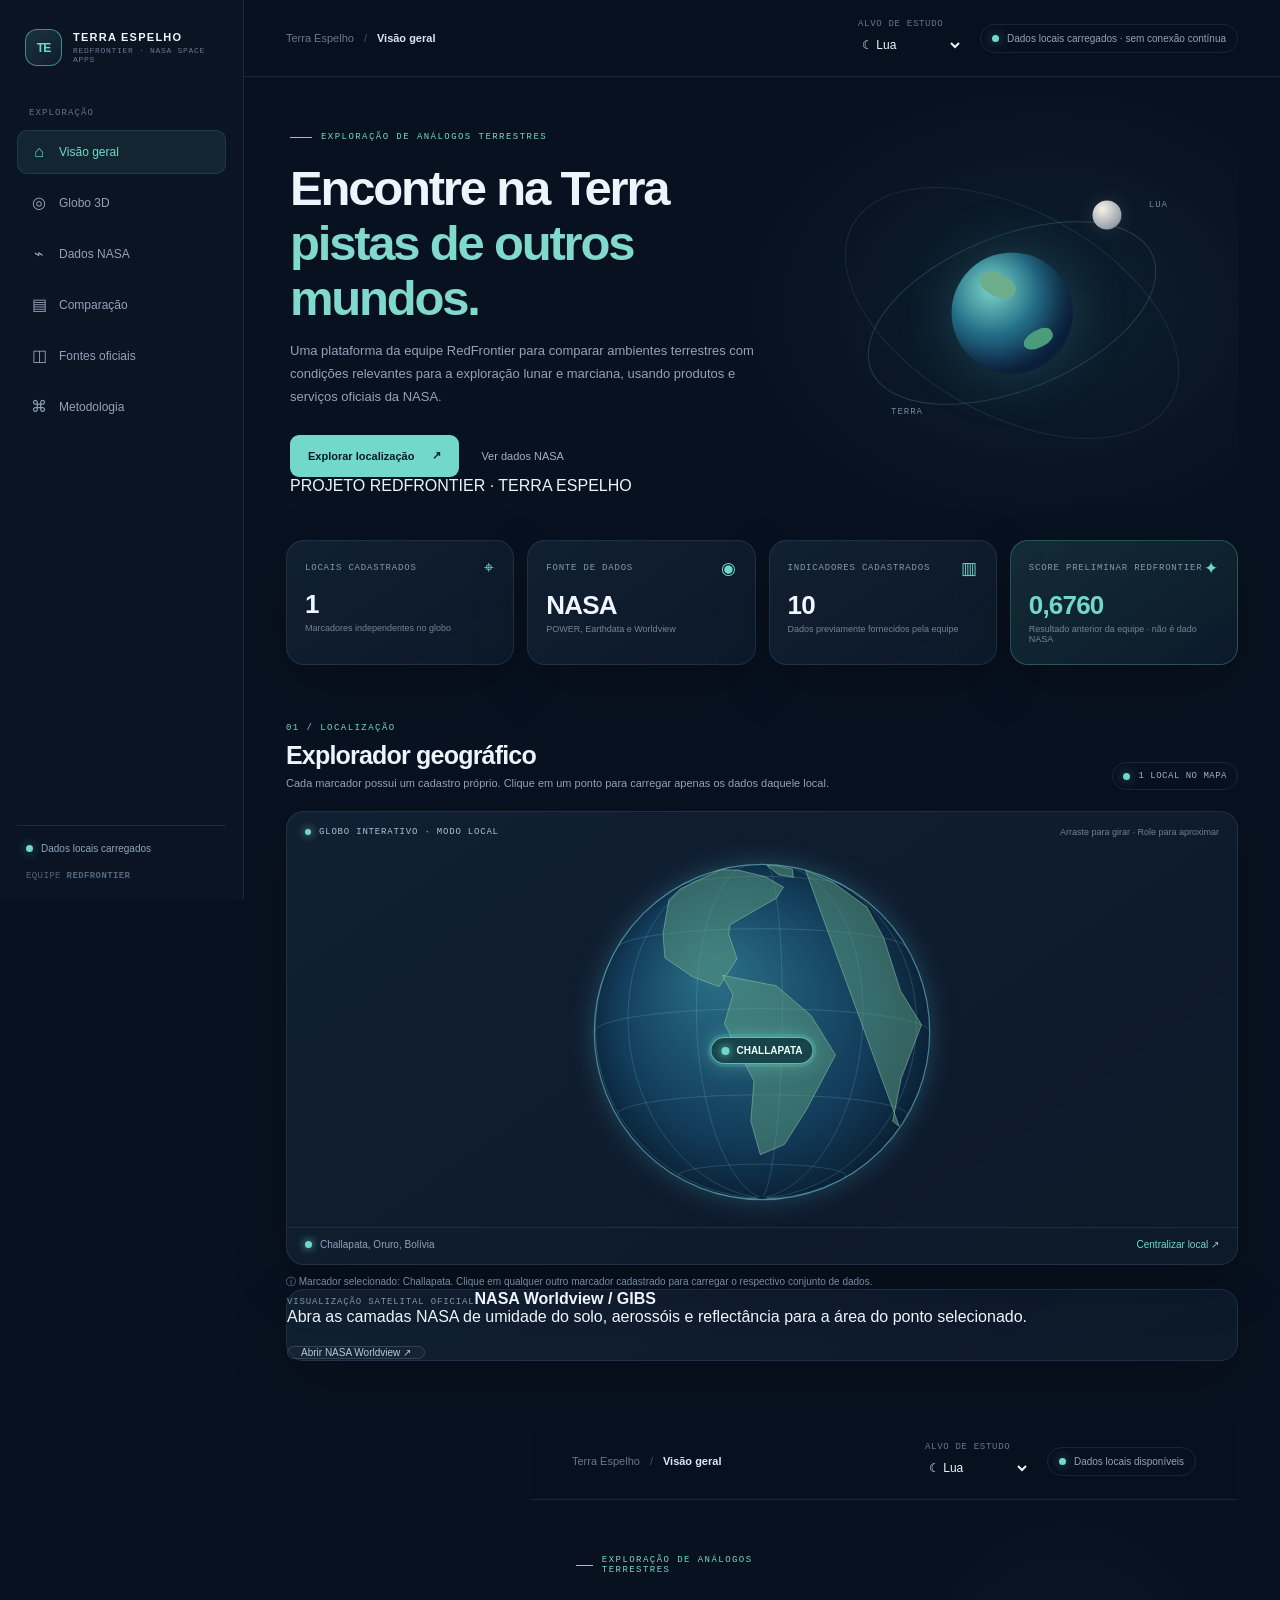
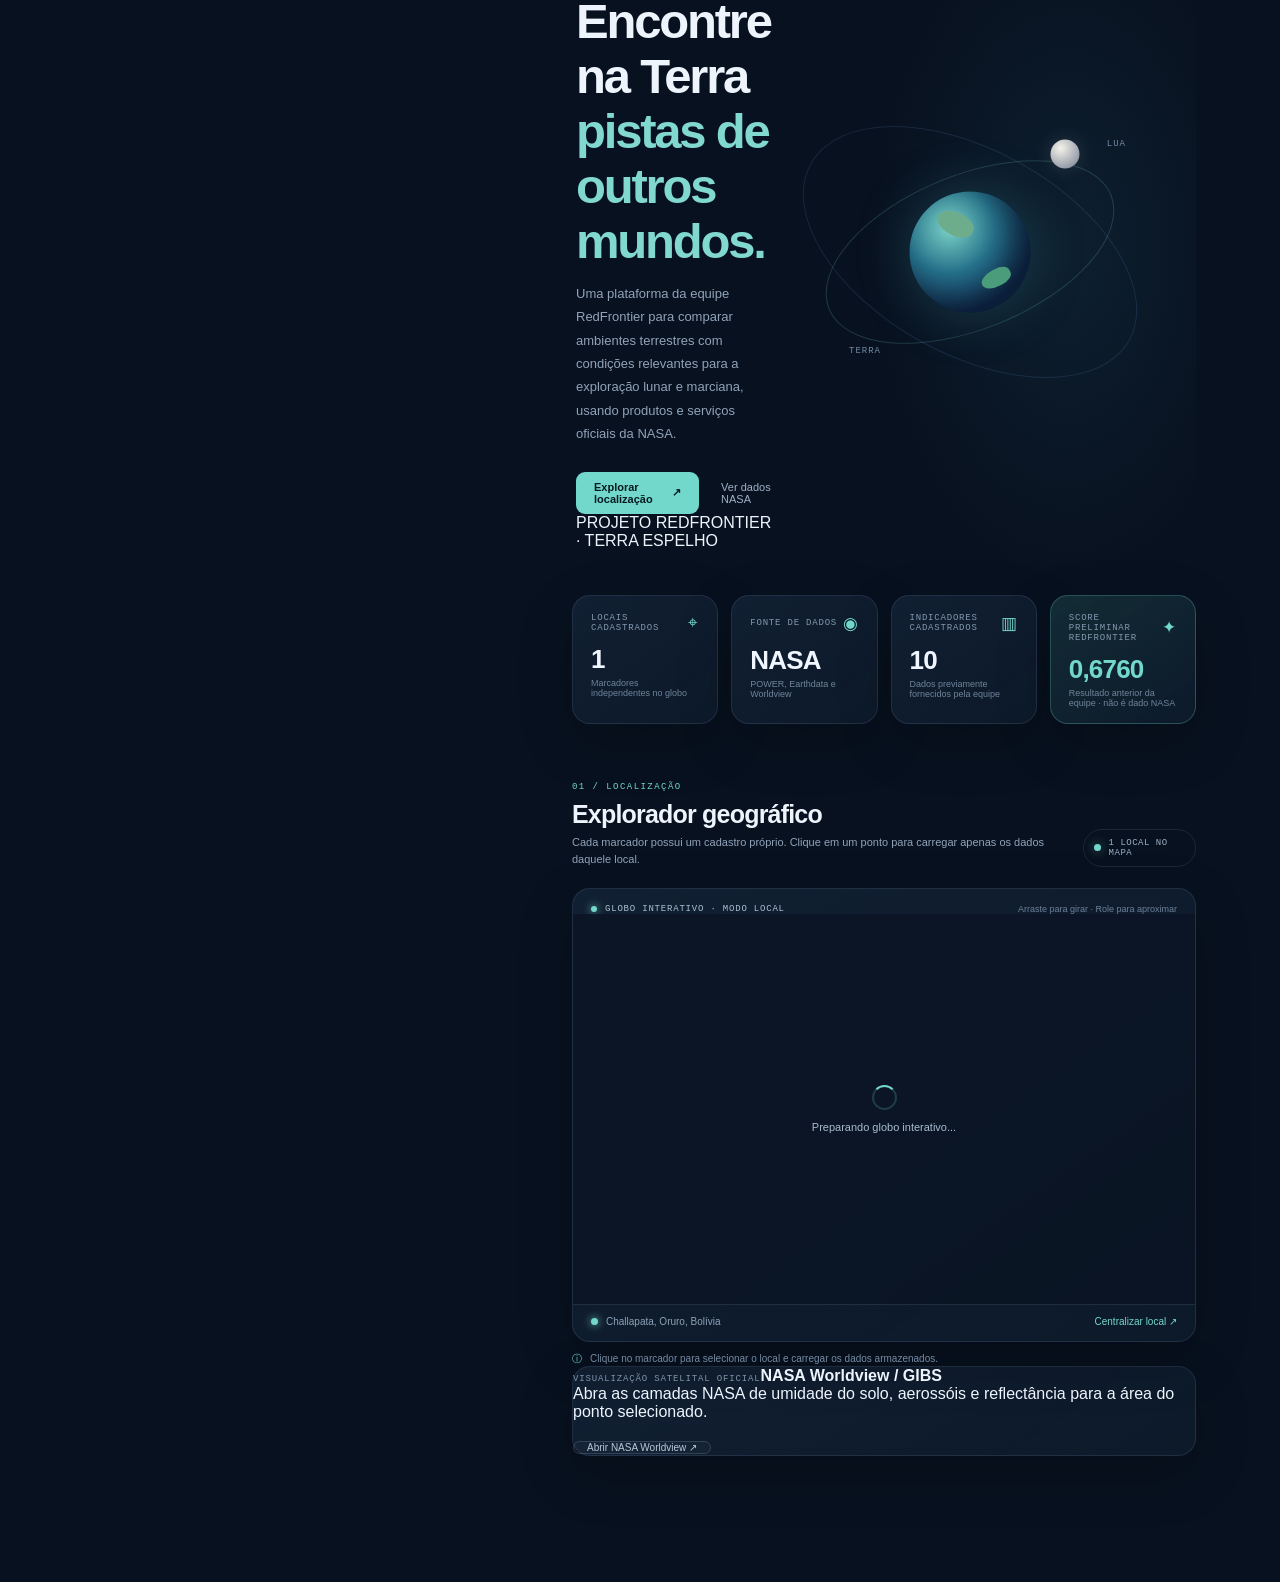
<file: globo.html>
<!doctype html>
<html lang="pt-BR">
<head>
  <meta charset="utf-8">
  <meta name="viewport" content="width=device-width, initial-scale=1">
  <meta name="theme-color" content="#08111f">
  <meta name="description" content="Terra Espelho, da equipe RedFrontier: exploração de ambientes terrestres análogos usando dados oficiais NASA.">
  <title>Terra Espelho | RedFrontier</title>

  <link rel="stylesheet" href="style.css">
  <script src="script.js" defer></script>
</head>

<body>
  <div class="app-shell">
    <aside class="sidebar" id="sidebar" aria-label="Menu principal">
      <a class="brand" href="#inicio" aria-label="Terra Espelho, início">
        <span class="brand-mark" aria-hidden="true">TE</span>
        <span class="brand-copy">
          <strong>TERRA ESPELHO</strong>
          <small>REDFRONTIER · NASA SPACE APPS</small>
        </span>
      </a>

      <div class="sidebar-label">EXPLORAÇÃO</div>
      <nav class="main-nav">
        <a class="menu-link active" href="#inicio"><span class="nav-icon">⌂</span> Visão geral</a>
        <a class="menu-link" href="#exploracao"><span class="nav-icon">◎</span> Globo 3D</a>
        <a class="menu-link" href="#dados-nasa"><span class="nav-icon">⌁</span> Dados NASA</a>
        <a class="menu-link" href="#comparacao"><span class="nav-icon">▤</span> Comparação</a>
        <a class="menu-link" href="#fontes"><span class="nav-icon">◫</span> Fontes oficiais</a>
        <a class="menu-link" href="#metodologia"><span class="nav-icon">⌘</span> Metodologia</a>
      </nav>

      <div class="sidebar-bottom">
        <div class="sidebar-status"><span class="status-dot"></span><span id="sidebarStatus">Dados locais carregados</span></div>
        <div class="sidebar-version">EQUIPE <strong>REDFRONTIER</strong></div>
      </div>
    </aside>

    <main class="main-content" id="mainContent">
      <header class="topbar">
        <button class="mobile-menu-button" id="mobileMenuButton" type="button" aria-label="Abrir menu" aria-expanded="false">☰</button>
        <div class="breadcrumb">
          <span>Terra Espelho</span>
          <span class="breadcrumb-separator">/</span>
          <strong id="breadcrumbCurrent">Visão geral</strong>
        </div>

        <div class="topbar-actions">
          <label class="planet-selector" for="planet">
            <span>ALVO DE ESTUDO</span>
            <select id="planet" aria-label="Selecionar corpo celeste">
              <option value="moon" selected>☾ Lua</option>
              <option value="mars">♂ Marte</option>
            </select>
          </label>
          <span class="topbar-chip"><span class="status-dot"></span><span id="data-status">Dados locais disponíveis</span></span>
        </div>
      </header>

      <!-- APRESENTAÇÃO -->
      <section class="page-section hero-section" id="inicio">
        <div class="hero-copy">
          <div class="eyebrow"><span class="eyebrow-line"></span> EXPLORAÇÃO DE ANÁLOGOS TERRESTRES</div>
          <h1>Encontre na Terra<br><span>pistas de outros mundos.</span></h1>
          <p class="hero-description">Uma plataforma da equipe RedFrontier para comparar ambientes terrestres com condições relevantes para a exploração lunar e marciana, usando produtos e serviços oficiais da NASA.</p>
          <div class="hero-actions">
            <a class="primary-button" href="#exploracao">Explorar localização <span aria-hidden="true">↗</span></a>
            <a class="text-button" href="#dados-nasa">Ver dados NASA</a>
          </div>
          <div class="team-signature"><span class="team-dot"></span> PROJETO REDFRONTIER · TERRA ESPELHO</div>
        </div>

        <div class="hero-orbit" aria-hidden="true">
          <div class="orbit orbit-one"></div>
          <div class="orbit orbit-two"></div>
          <div class="planet planet-earth"><span></span></div>
          <div class="planet planet-moon"></div>
          <div class="orbit-label label-earth">TERRA</div>
          <div class="orbit-label label-moon">LUA</div>
        </div>
      </section>

      <!-- INDICADORES GERAIS -->
      <section class="kpi-grid" aria-label="Resumo do projeto">
        <article class="kpi-card">
          <div class="kpi-top"><span>LOCAIS CADASTRADOS</span><span class="kpi-icon">⌖</span></div>
          <strong class="kpi-value" id="total-locations">1</strong>
          <span class="kpi-foot">Marcadores independentes no globo</span>
        </article>
        <article class="kpi-card">
          <div class="kpi-top"><span>FONTE DE DADOS</span><span class="kpi-icon">◉</span></div>
          <strong class="kpi-value kpi-value-text" id="selected-source">NASA</strong>
          <span class="kpi-foot">POWER, Earthdata e Worldview</span>
        </article>
        <article class="kpi-card">
          <div class="kpi-top"><span>INDICADORES CADASTRADOS</span><span class="kpi-icon">▥</span></div>
          <strong class="kpi-value" id="total-criteria">10</strong>
          <span class="kpi-foot">Dados previamente fornecidos pela equipe</span>
        </article>
        <article class="kpi-card kpi-card-accent">
          <div class="kpi-top"><span>SCORE PRELIMINAR REDFRONTIER</span><span class="kpi-icon">✦</span></div>
          <strong class="kpi-value" id="overview-score">0,6760</strong>
          <span class="kpi-foot">Resultado anterior da equipe · não é dado NASA</span>
        </article>
      </section>

      <!-- GLOBO -->
      <section class="page-section section-block" id="exploracao">
        <div class="section-heading">
          <div>
            <div class="eyebrow">01 / LOCALIZAÇÃO</div>
            <h2>Explorador geográfico</h2>
            <p>Cada marcador possui um cadastro próprio. Clique em um ponto para carregar apenas os dados daquele local.</p>
          </div>
          <div class="section-heading-actions">
            <span class="live-label"><span class="status-dot"></span><span id="globeLocationCount">1 LOCAL NO MAPA</span></span>
          </div>
        </div>

        <div class="explorer-layout" id="explorerLayout">
          <div class="globe-section card-surface" id="globeSection">
            <div class="globe-toolbar">
              <span class="map-label"><span class="map-pulse"></span> GLOBO INTERATIVO · MODO LOCAL</span>
              <span class="globe-hint">Arraste para girar · Role para aproximar</span>
            </div>
            <div class="globe-stage" id="globeStage">
              <div id="globeViz" aria-label="Globo terrestre interativo com localizadores clicáveis"></div>
              <div class="globe-loading" id="loading"><span class="loading-spinner"></span><span>Preparando globo interativo...</span></div>
              <div class="globe-fallback" id="globeFallback" hidden>
                <div class="fallback-globe">🌎</div>
                <strong>Visualização indisponível</strong>
                <p>A visualização local não foi iniciada. Recarregue a página para tentar novamente.</p>
                <button class="small-button" id="retryGlobe" type="button">Tentar novamente</button>
              </div>
            </div>
            <div class="globe-footer">
              <span><i class="legend-marker"></i><span id="globeSelectedLabel">Challapata, Oruro, Bolívia</span></span>
              <button class="quiet-button" id="focusLocation" type="button">Centralizar local ↗</button>
            </div>
          </div>

          <aside class="info-panel card-surface" id="infoPanel" aria-hidden="true">
            <div class="panel-topline"><span class="panel-kicker">LOCAL SELECIONADO</span><button class="close-button" id="closePanel" type="button" aria-label="Fechar painel">×</button></div>
            <div class="location-badge"><span id="location-symbol">🌙</span><span id="location-rank">PONTO DE ESTUDO</span></div>
            <h3 id="location-name">Challapata</h3>
            <p class="location-region" id="location-country">Oruro, Bolívia</p>
            <p class="location-description" id="location-description">Ponto de análise definido pela equipe RedFrontier, em Oruro, Bolívia.</p>
            <div class="coordinate-box">
              <span>COORDENADAS DO PONTO DE ANÁLISE</span>
              <strong id="locationCoords">-19.0148°, -66.9865°</strong>
              <button class="copy-button" id="copyCoordinates" type="button">Copiar coordenadas</button>
            </div>
            <div class="panel-score">
              <div><span id="panel-score-label">SCORE PRELIMINAR DA EQUIPE</span><strong id="panel-score">0,6760</strong></div>
              <div class="score-ring" id="scoreRing" role="img" aria-label="Score preliminar 67,6 por cento"><span>67,6%</span></div>
            </div>
            <p class="panel-disclaimer" id="panelDisclaimer">Score informado anteriormente pela equipe. Não foi calculado pela NASA e ainda precisa ser reprocessado com dados oficiais rastreáveis.</p>
            <button class="primary-button panel-action" id="viewIndicators" type="button">Ver dados NASA <span>↓</span></button>
          </aside>
        </div>

        <div class="selection-hint" id="selectionHint"><span>ⓘ</span> Clique no marcador para selecionar o local e carregar os dados armazenados.</div>
        <div class="worldview-action card-surface">
          <div><span class="card-kicker">VISUALIZAÇÃO SATELITAL OFICIAL</span><strong>NASA Worldview / GIBS</strong><p>Abra as camadas NASA de umidade do solo, aerossóis e reflectância para a área do ponto selecionado.</p></div>
          <a class="secondary-button" id="worldviewLink" href="https://worldview.earthdata.nasa.gov/" target="_blank" rel="noopener noreferrer">Abrir NASA Worldview ↗</a>
        </div>
      </section><!doctype html>
<html lang="pt-BR">
<head>
  <meta charset="utf-8">
  <meta name="viewport" content="width=device-width, initial-scale=1">
  <meta name="theme-color" content="#08111f">
  <meta name="description" content="Terra Espelho, da equipe RedFrontier: exploração de ambientes terrestres análogos usando dados oficiais NASA.">
  <title>Terra Espelho | RedFrontier</title>

  <link rel="stylesheet" href="style.css">
  <script src="script.js" defer></script>
</head>

<body>
  <div class="app-shell">
    <aside class="sidebar" id="sidebar" aria-label="Menu principal">
      <a class="brand" href="#inicio" aria-label="Terra Espelho, início">
        <span class="brand-mark" aria-hidden="true">TE</span>
        <span class="brand-copy">
          <strong>TERRA ESPELHO</strong>
          <small>REDFRONTIER · NASA SPACE APPS</small>
        </span>
      </a>

      <div class="sidebar-label">EXPLORAÇÃO</div>
      <nav class="main-nav">
        <a class="menu-link active" href="#inicio"><span class="nav-icon">⌂</span> Visão geral</a>
        <a class="menu-link" href="#exploracao"><span class="nav-icon">◎</span> Globo 3D</a>
        <a class="menu-link" href="#dados-nasa"><span class="nav-icon">⌁</span> Dados NASA</a>
        <a class="menu-link" href="#comparacao"><span class="nav-icon">▤</span> Comparação</a>
        <a class="menu-link" href="#fontes"><span class="nav-icon">◫</span> Fontes oficiais</a>
        <a class="menu-link" href="#metodologia"><span class="nav-icon">⌘</span> Metodologia</a>
      </nav>

      <div class="sidebar-bottom">
        <div class="sidebar-status"><span class="status-dot"></span><span id="sidebarStatus">Dados locais carregados</span></div>
        <div class="sidebar-version">EQUIPE <strong>REDFRONTIER</strong></div>
      </div>
    </aside>

    <main class="main-content" id="mainContent">
      <header class="topbar">
        <button class="mobile-menu-button" id="mobileMenuButton" type="button" aria-label="Abrir menu" aria-expanded="false">☰</button>
        <div class="breadcrumb">
          <span>Terra Espelho</span>
          <span class="breadcrumb-separator">/</span>
          <strong id="breadcrumbCurrent">Visão geral</strong>
        </div>

        <div class="topbar-actions">
          <label class="planet-selector" for="planet">
            <span>ALVO DE ESTUDO</span>
            <select id="planet" aria-label="Selecionar corpo celeste">
              <option value="moon" selected>☾ Lua</option>
              <option value="mars">♂ Marte</option>
            </select>
          </label>
          <span class="topbar-chip"><span class="status-dot"></span><span id="data-status">Dados locais disponíveis</span></span>
        </div>
      </header>

      <!-- APRESENTAÇÃO -->
      <section class="page-section hero-section" id="inicio">
        <div class="hero-copy">
          <div class="eyebrow"><span class="eyebrow-line"></span> EXPLORAÇÃO DE ANÁLOGOS TERRESTRES</div>
          <h1>Encontre na Terra<br><span>pistas de outros mundos.</span></h1>
          <p class="hero-description">Uma plataforma da equipe RedFrontier para comparar ambientes terrestres com condições relevantes para a exploração lunar e marciana, usando produtos e serviços oficiais da NASA.</p>
          <div class="hero-actions">
            <a class="primary-button" href="#exploracao">Explorar localização <span aria-hidden="true">↗</span></a>
            <a class="text-button" href="#dados-nasa">Ver dados NASA</a>
          </div>
          <div class="team-signature"><span class="team-dot"></span> PROJETO REDFRONTIER · TERRA ESPELHO</div>
        </div>

        <div class="hero-orbit" aria-hidden="true">
          <div class="orbit orbit-one"></div>
          <div class="orbit orbit-two"></div>
          <div class="planet planet-earth"><span></span></div>
          <div class="planet planet-moon"></div>
          <div class="orbit-label label-earth">TERRA</div>
          <div class="orbit-label label-moon">LUA</div>
        </div>
      </section>

      <!-- INDICADORES GERAIS -->
      <section class="kpi-grid" aria-label="Resumo do projeto">
        <article class="kpi-card">
          <div class="kpi-top"><span>LOCAIS CADASTRADOS</span><span class="kpi-icon">⌖</span></div>
          <strong class="kpi-value" id="total-locations">1</strong>
          <span class="kpi-foot">Marcadores independentes no globo</span>
        </article>
        <article class="kpi-card">
          <div class="kpi-top"><span>FONTE DE DADOS</span><span class="kpi-icon">◉</span></div>
          <strong class="kpi-value kpi-value-text" id="selected-source">NASA</strong>
          <span class="kpi-foot">POWER, Earthdata e Worldview</span>
        </article>
        <article class="kpi-card">
          <div class="kpi-top"><span>INDICADORES CADASTRADOS</span><span class="kpi-icon">▥</span></div>
          <strong class="kpi-value" id="total-criteria">10</strong>
          <span class="kpi-foot">Dados previamente fornecidos pela equipe</span>
        </article>
        <article class="kpi-card kpi-card-accent">
          <div class="kpi-top"><span>SCORE PRELIMINAR REDFRONTIER</span><span class="kpi-icon">✦</span></div>
          <strong class="kpi-value" id="overview-score">0,6760</strong>
          <span class="kpi-foot">Resultado anterior da equipe · não é dado NASA</span>
        </article>
      </section>

      <!-- GLOBO -->
      <section class="page-section section-block" id="exploracao">
        <div class="section-heading">
          <div>
            <div class="eyebrow">01 / LOCALIZAÇÃO</div>
            <h2>Explorador geográfico</h2>
            <p>Cada marcador possui um cadastro próprio. Clique em um ponto para carregar apenas os dados daquele local.</p>
          </div>
          <div class="section-heading-actions">
            <span class="live-label"><span class="status-dot"></span><span id="globeLocationCount">1 LOCAL NO MAPA</span></span>
          </div>
        </div>

        <div class="explorer-layout" id="explorerLayout">
          <div class="globe-section card-surface" id="globeSection">
            <div class="globe-toolbar">
              <span class="map-label"><span class="map-pulse"></span> GLOBO INTERATIVO · MODO LOCAL</span>
              <span class="globe-hint">Arraste para girar · Role para aproximar</span>
            </div>
            <div class="globe-stage" id="globeStage">
              <div id="globeViz" aria-label="Globo terrestre interativo com localizadores clicáveis"></div>
              <div class="globe-loading" id="loading"><span class="loading-spinner"></span><span>Preparando globo interativo...</span></div>
              <div class="globe-fallback" id="globeFallback" hidden>
                <div class="fallback-globe">🌎</div>
                <strong>Visualização indisponível</strong>
                <p>A visualização local não foi iniciada. Recarregue a página para tentar novamente.</p>
                <button class="small-button" id="retryGlobe" type="button">Tentar novamente</button>
              </div>
            </div>
            <div class="globe-footer">
              <span><i class="legend-marker"></i><span id="globeSelectedLabel">Challapata, Oruro, Bolívia</span></span>
              <button class="quiet-button" id="focusLocation" type="button">Centralizar local ↗</button>
            </div>
          </div>

          <aside class="info-panel card-surface" id="infoPanel" aria-hidden="true">
            <div class="panel-topline"><span class="panel-kicker">LOCAL SELECIONADO</span><button class="close-button" id="closePanel" type="button" aria-label="Fechar painel">×</button></div>
            <div class="location-badge"><span id="location-symbol">🌙</span><span id="location-rank">PONTO DE ESTUDO</span></div>
            <h3 id="location-name">Challapata</h3>
            <p class="location-region" id="location-country">Oruro, Bolívia</p>
            <p class="location-description" id="location-description">Ponto de análise definido pela equipe RedFrontier, em Oruro, Bolívia.</p>
            <div class="coordinate-box">
              <span>COORDENADAS DO PONTO DE ANÁLISE</span>
              <strong id="locationCoords">-19.0148°, -66.9865°</strong>
              <button class="copy-button" id="copyCoordinates" type="button">Copiar coordenadas</button>
            </div>
            <div class="panel-score">
              <div><span id="panel-score-label">SCORE PRELIMINAR DA EQUIPE</span><strong id="panel-score">0,6760</strong></div>
              <div class="score-ring" id="scoreRing" role="img" aria-label="Score preliminar 67,6 por cento"><span>67,6%</span></div>
            </div>
            <p class="panel-disclaimer" id="panelDisclaimer">Score informado anteriormente pela equipe. Não foi calculado pela NASA e ainda precisa ser reprocessado com dados oficiais rastreáveis.</p>
            <button class="primary-button panel-action" id="viewIndicators" type="button">Ver dados NASA <span>↓</span></button>
          </aside>
        </div>

        <div class="selection-hint" id="selectionHint"><span>ⓘ</span> Clique no marcador para selecionar o local e carregar os dados armazenados.</div>
        <div class="worldview-action card-surface">
          <div><span class="card-kicker">VISUALIZAÇÃO SATELITAL OFICIAL</span><strong>NASA Worldview / GIBS</strong><p>Abra as camadas NASA de umidade do solo, aerossóis e reflectância para a área do ponto selecionado.</p></div>
          <a class="secondary-button" id="worldviewLink" href="https://worldview.earthdata.nasa.gov/" target="_blank" rel="noopener noreferrer">Abrir NASA Worldview ↗</a>
        </div>
      </section>
</file>
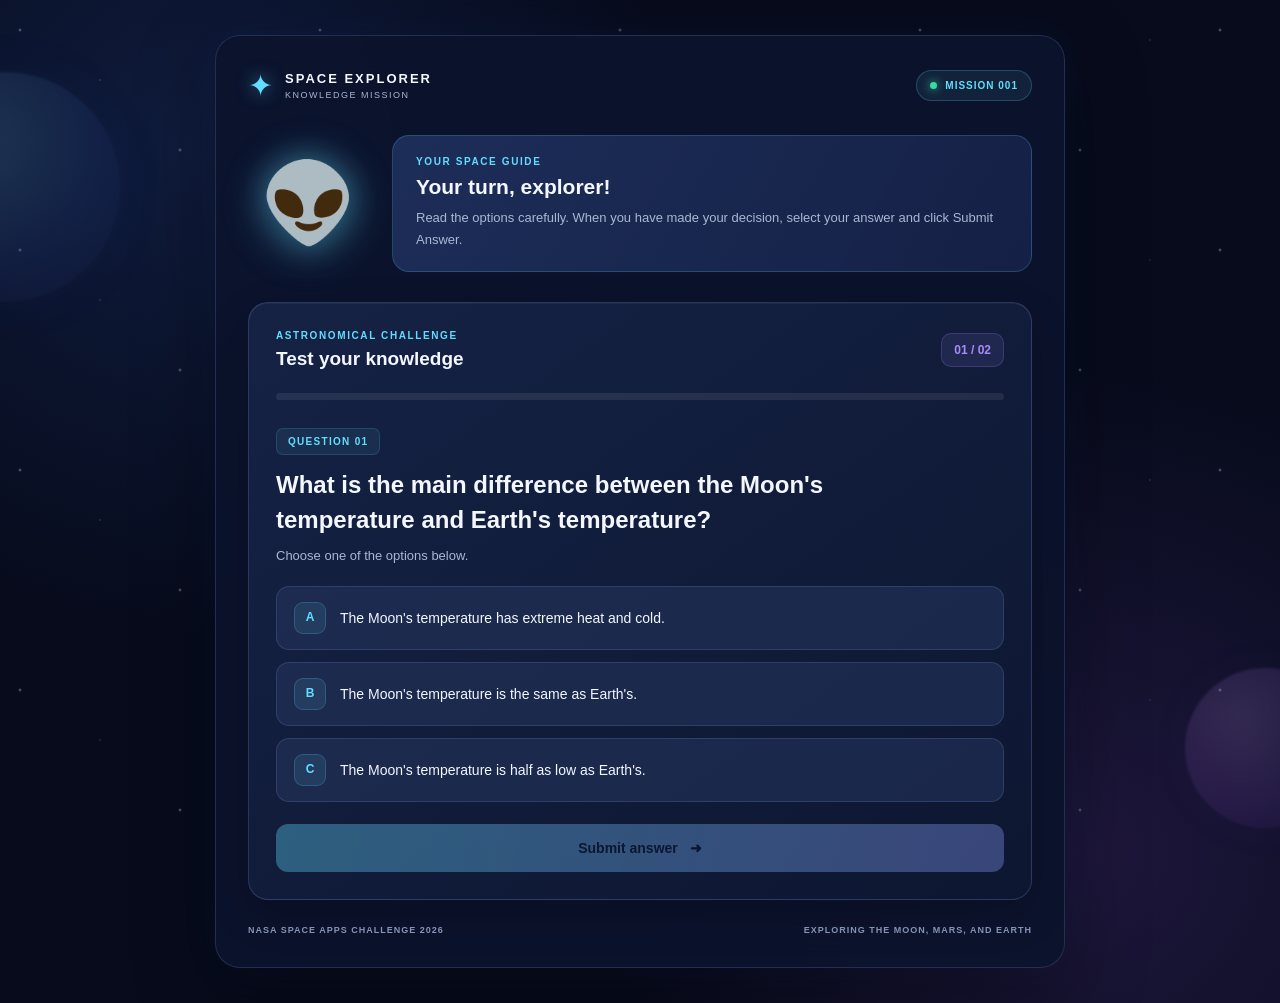
<file: story.html>
<!DOCTYPE html>
<html lang="en">

<head>
    <meta charset="UTF-8">
    <meta name="viewport" content="width=device-width, initial-scale=1.0">
    <meta name="theme-color" content="#080d20">




    <title>Space Explorer | Space Quiz</title>

    <!-- Connects the stylesheet -->
    <link rel="stylesheet" href="story.css">

    <!-- Loads the game logic after parsing the HTML -->
    <script src="story.js" defer></script>
</head>

<body>

    <!-- Decorative background elements -->
    <div class="space-background" aria-hidden="true">
        <div class="stars"></div>
        <div class="planet planet-one"></div>
        <div class="planet planet-two"></div>
    </div>

    <main class="game-container">

        <!-- HEADER -->
        <header class="header">
            <div class="brand">
                <span class="brand-symbol">✦</span>
                <div>
                    <strong>SPACE EXPLORER</strong>
                    <small>KNOWLEDGE MISSION</small>
                </div>
            </div>

            <div class="mission-tag">
                <span class="status-dot"></span>
                MISSION 001
            </div>
        </header>


        <!-- GUIDE INTRODUCTION -->
        <section class="guide-section">

            <div class="alien-container" aria-hidden="true">
                <div class="alien-aura"></div>
                <div class="alien">👽</div>
            </div>

            <div class="guide-dialog">
                <span class="eyebrow">YOUR SPACE GUIDE</span>

                <h2 id="guide-title">Hello, explorer!</h2>

                <p id="alien-message" aria-live="polite">
                    Get ready for a journey through the universe!
                    Answer the questions and discover interesting facts
                    about the Moon, Mars, and Earth.
                </p>
            </div>

        </section>


        <!-- MAIN QUIZ AREA -->
        <section class="quiz-panel" id="quiz-panel">

            <!-- PANEL HEADER -->
            <div class="panel-header">

                <div>
                    <span class="eyebrow">ASTRONOMICAL CHALLENGE</span>
                    <h2>Test your knowledge</h2>
                </div>

                <div class="question-counter" id="progress">
                    01 / 03
                </div>

            </div>


            <!-- PROGRESS BAR -->
            <div
                class="progress-track"
                role="progressbar"
                aria-label="Quiz progress"
                aria-valuemin="0"
                aria-valuemax="3"
                aria-valuenow="0"
                id="progress-container"
            >
                <div class="progress-fill" id="progress-fill"></div>
            </div>


            <!-- QUESTION -->
            <div class="question-section">

                <span class="question-label" id="question-number">
                    QUESTION 01
                </span>

                <h1 id="question">
                    Are you ready to begin?
                </h1>

                <p class="question-hint">
                    Choose one of the options below.
                </p>

            </div>


            <!-- ANSWER OPTIONS -->
            <div
                class="answers-list"
                id="answers"
                role="group"
                aria-label="Question answer options"
            ></div>


            <!-- SUBMIT BUTTON -->
            <button
                type="button"
                class="primary-button"
                id="submit-button"
                disabled
            >
                Submit answer
                <span aria-hidden="true">➜</span>
            </button>


            <!-- FEEDBACK PANEL -->
            <section
                class="feedback-panel"
                id="feedback-box"
                aria-live="polite"
                hidden
            >

                <div class="feedback-heading">

                    <span class="feedback-icon" id="feedback-icon">
                        ✓
                    </span>

                    <div>
                        <span class="eyebrow">ANSWER RESULT</span>
                        <h3 id="feedback-title">Correct answer!</h3>
                    </div>

                </div>

                <p id="feedback"></p>

                <div class="correct-answer" id="correct-answer" hidden>
                    <strong>Correct answer:</strong>
                    <span id="correct-answer-text"></span>
                </div>

            </section>


            <!-- NEXT BUTTON -->
            <button
                type="button"
                class="next-button"
                id="next-button"
                hidden
            >
                Next question
                <span aria-hidden="true">➜</span>
            </button>

        </section>


        <!-- FINAL SCREEN -->
        <section
            class="result-panel"
            id="result-screen"
            hidden
        >

            <div class="result-icon">🏆</div>

            <span class="eyebrow">MISSION COMPLETED</span>

            <h1>Congratulations, explorer!</h1>

            <p id="final-score"></p>

            <div class="score-card">
                <span>YOUR SCORE</span>
                <strong id="score-number">0/3</strong>
                <div class="score-track">
                    <div id="score-fill"></div>
                </div>
            </div>

            <p class="result-message" id="result-details"></p>

            <button
                type="button"
                class="primary-button"
                id="restart-button"
            >
                <span aria-hidden="true">↻</span>
                Restart Quiz
            </button>


             <!-- Button to access the interactive globe screen -->
<button
    type="button"
    class="primary-button"
    id="restart-button"
    onclick="window.location.href = 'globo.html';"
>
    <span aria-hidden="true">📊</span>
    Analyze More Data
</button>

        </section>


        <!-- FOOTER -->
        <footer class="footer">
            <span>NASA SPACE APPS CHALLENGE 2026</span>
            <span>EXPLORING THE MOON, MARS, AND EARTH</span>
        </footer>

    </main>

</body>
</html>
</file>
<file: style.css>
:root {
  color-scheme: dark;
  --bg: #08111f;
  --bg-soft: #0b1626;
  --panel: #101e30;
  --panel-strong: #14253a;
  --border: rgba(151, 179, 211, .13);
  --border-strong: rgba(151, 179, 211, .22);
  --text: #edf4fc;
  --muted: #91a3b9;
  --muted-2: #657990;
  --accent: #72d8cb;
  --accent-strong: #45b9aa;
  --blue: #71a9f7;
  --gold: #f3c879;
  --danger: #ff8a8a;
  --radius: 18px;
  --shadow: 0 18px 55px rgba(0, 0, 0, .18);
}

* { box-sizing: border-box; }
html { scroll-behavior: smooth; scroll-padding-top: 94px; }
body { margin: 0; min-width: 320px; background: var(--bg); color: var(--text); font-family: 'DM Sans', Arial, sans-serif; }
button, input, select { font: inherit; }
button, a, select { -webkit-tap-highlight-color: transparent; }
a { color: inherit; text-decoration: none; }
button { color: inherit; }
[hidden] { display: none !important; }

.sr-only {
  position: absolute;
  width: 1px;
  height: 1px;
  padding: 0;
  margin: -1px;
  overflow: hidden;
  clip: rect(0, 0, 0, 0);
  white-space: nowrap;
  border: 0;
}

.app-shell { min-height: 100vh; }

.sidebar {
  position: fixed;
  z-index: 30;
  inset: 0 auto 0 0;
  display: flex;
  flex-direction: column;
  width: 244px;
  padding: 27px 17px 19px;
  background: #0a1423;
  border-right: 1px solid var(--border);
}

.brand {
  display: flex;
  gap: 11px;
  align-items: center;
  padding: 2px 8px 42px;
}

.brand-mark {
  display: grid;
  flex: 0 0 37px;
  width: 37px;
  height: 37px;
  place-items: center;
  border: 1px solid rgba(114,216,203,.55);
  border-radius: 12px;
  color: var(--accent);
  font: 800 12px 'Manrope', sans-serif;
  letter-spacing: -.8px;
  background: linear-gradient(145deg, rgba(114,216,203,.16), rgba(113,169,247,.06));
}

.brand-copy { display: grid; gap: 3px; }

.brand-copy strong {
  font: 800 11px 'Manrope', sans-serif;
  letter-spacing: 1.25px;
}

.brand-copy small {
  color: var(--muted-2);
  font: 500 8px 'DM Mono', monospace;
  letter-spacing: .7px;
}

.sidebar-label {
  padding: 0 12px 12px;
  color: #60758d;
  font: 500 9px 'DM Mono', monospace;
  letter-spacing: 1.1px;
}

.main-nav { display: grid; gap: 6px; }

.menu-link {
  display: flex;
  align-items: center;
  gap: 12px;
  padding: 12px 13px;
  border: 1px solid transparent;
  border-radius: 10px;
  color: #91a3b9;
  font-size: 12px;
  transition: background 180ms ease, color 180ms ease, border-color 180ms ease;
}

.menu-link:hover {
  color: var(--text);
  background: rgba(255,255,255,.035);
}

.menu-link.active {
  color: var(--accent);
  border-color: rgba(114,216,203,.13);
  background: rgba(114,216,203,.085);
}

.nav-icon {
  width: 16px;
  color: currentColor;
  font-size: 16px;
  text-align: center;
}

.sidebar-bottom {
  margin-top: auto;
  padding: 17px 9px 0;
  border-top: 1px solid var(--border);
}

.sidebar-status {
  display: flex;
  align-items: center;
  gap: 8px;
  color: #8fa4b9;
  font-size: 10px;
}

.status-dot {
  display: inline-block;
  width: 7px;
  height: 7px;
  flex: 0 0 7px;
  border-radius: 50%;
  background: var(--accent);
  box-shadow: 0 0 11px rgba(114,216,203,.55);
}

.sidebar-version {
  margin-top: 17px;
  color: #52667e;
  font: 9px 'DM Mono', monospace;
  letter-spacing: .4px;
}

.sidebar-version span {
  padding: 0 4px;
  color: var(--accent);
}

.main-content {
  max-width: 1650px;
  margin-left: 244px;
  padding: 0 42px 32px;
}

.topbar {
  position: sticky;
  z-index: 20;
  top: 0;
  display: flex;
  min-height: 77px;
  align-items: center;
  justify-content: space-between;
  gap: 20px;
  margin: 0 -42px 0;
  padding: 0 42px;
  border-bottom: 1px solid var(--border);
  background: rgba(8,17,31,.91);
  backdrop-filter: blur(18px);
}

.breadcrumb {
  display: flex;
  align-items: center;
  gap: 10px;
  color: var(--muted-2);
  font-size: 11px;
}

.breadcrumb strong {
  color: #dce7f3;
  font-weight: 600;
}

.breadcrumb-separator { color: #41556b; }

.topbar-actions {
  display: flex;
  align-items: center;
  gap: 17px;
}

.planet-selector { display: grid; gap: 3px; }

.planet-selector > span {
  color: var(--muted-2);
  font: 9px 'DM Mono', monospace;
  letter-spacing: .7px;
}

.planet-selector select {
  min-width: 105px;
  padding: 5px 23px 5px 0;
  border: 0;
  outline: none;
  color: var(--text);
  background: transparent;
  font-size: 12px;
  cursor: pointer;
}

.planet-selector option,
.filter-field option {
  color: #edf4fc;
  background: #101e30;
}

.topbar-chip,
.live-label {
  display: inline-flex;
  align-items: center;
  gap: 8px;
  padding: 8px 11px;
  border: 1px solid var(--border);
  border-radius: 30px;
  color: #91a3b9;
  font-size: 10px;
}

.mobile-menu-button {
  display: none;
  border: 0;
  background: transparent;
  font-size: 20px;
  cursor: pointer;
}

.page-section { scroll-margin-top: 100px; }

.hero-section {
  position: relative;
  display: flex;
  min-height: 340px;
  align-items: center;
  justify-content: space-between;
  overflow: hidden;
  padding: 55px 15px 45px 4px;
}

.hero-section::after {
  position: absolute;
  z-index: -1;
  top: 0;
  right: -12%;
  width: 65%;
  height: 100%;
  background: radial-gradient(ellipse at center, rgba(39,102,127,.17), transparent 68%);
  content: '';
  pointer-events: none;
}

.hero-copy {
  position: relative;
  z-index: 2;
  max-width: 590px;
}

.eyebrow {
  display: flex;
  align-items: center;
  gap: 9px;
  color: var(--accent);
  font: 500 9px 'DM Mono', monospace;
  letter-spacing: 1.45px;
}

.eyebrow-line {
  width: 22px;
  height: 1px;
  background: var(--accent);
}

h1, h2, h3, p { margin-top: 0; }

.hero-copy h1 {
  margin: 19px 0 13px;
  font: 800 clamp(34px, 4vw, 49px)/1.12 'Manrope', sans-serif;
  letter-spacing: -2.2px;
}

.hero-copy h1 span { color: #81d8ce; }

.hero-description {
  max-width: 465px;
  color: var(--muted);
  font-size: 13px;
  line-height: 1.8;
}

.hero-actions {
  display: flex;
  align-items: center;
  gap: 22px;
  margin-top: 26px;
}

.primary-button {
  display: inline-flex;
  align-items: center;
  justify-content: center;
  gap: 18px;
  min-height: 42px;
  padding: 0 17px;
  border: 1px solid rgba(114,216,203,.35);
  border-radius: 9px;
  color: #061a20;
  background: var(--accent);
  font-size: 11px;
  font-weight: 700;
  cursor: pointer;
  transition: transform 180ms ease, background 180ms ease;
}

.primary-button:hover {
  transform: translateY(-2px);
  background: #94e8dc;
}

.text-button { color: #9fb1c5; font-size: 11px; }
.text-button:hover { color: var(--accent); }

.hero-orbit {
  position: relative;
  width: 390px;
  height: 260px;
  flex: 0 0 390px;
  margin-right: 16px;
}

.orbit {
  position: absolute;
  top: 50%;
  left: 50%;
  border: 1px solid rgba(114,216,203,.2);
  border-radius: 50%;
  transform: translate(-50%,-50%) rotate(-22deg);
}

.orbit-one { width: 305px; height: 155px; }

.orbit-two {
  width: 365px;
  height: 205px;
  border-color: rgba(113,169,247,.14);
  transform: translate(-50%,-50%) rotate(29deg);
}

.planet {
  position: absolute;
  top: 50%;
  left: 50%;
  border-radius: 50%;
  transform: translate(-50%,-50%);
}

.planet-earth {
  width: 121px;
  height: 121px;
  overflow: hidden;
  background: radial-gradient(circle at 33% 30%, #7bd3c7, #246f89 39%, #112d54 72%);
  box-shadow: 0 0 55px rgba(65,164,181,.28), inset -17px -13px 27px rgba(0,0,0,.35);
}

.planet-earth::before {
  position: absolute;
  top: 21px;
  left: 27px;
  width: 38px;
  height: 23px;
  border-radius: 58% 42% 53% 47%;
  background: #6dad8c;
  transform: rotate(30deg);
  content: '';
}

.planet-earth::after {
  position: absolute;
  right: 19px;
  bottom: 26px;
  width: 31px;
  height: 17px;
  border-radius: 55% 45% 45% 55%;
  background: #4b9c7b;
  transform: rotate(-28deg);
  content: '';
}

.planet-moon {
  top: 32px;
  left: 290px;
  width: 29px;
  height: 29px;
  background: radial-gradient(circle at 35% 30%, #f4f3e9, #989eaa 72%, #525a6a);
  box-shadow: 0 0 20px rgba(222,229,237,.14);
}

.orbit-label {
  position: absolute;
  color: #728ba4;
  font: 9px 'DM Mono', monospace;
  letter-spacing: 1px;
}

.label-earth { bottom: 26px; left: 74px; }
.label-moon { top: 17px; right: 39px; }

.kpi-grid {
  display: grid;
  grid-template-columns: repeat(4, minmax(0,1fr));
  gap: 13px;
  margin-bottom: 58px;
}

.kpi-card,
.card-surface {
  border: 1px solid var(--border);
  border-radius: var(--radius);
  background: linear-gradient(145deg, rgba(18,33,52,.95), rgba(13,26,43,.94));
  box-shadow: var(--shadow);
}

.kpi-card { min-height: 125px; padding: 17px 18px 15px; }

.kpi-top {
  display: flex;
  align-items: center;
  justify-content: space-between;
  color: #8499af;
  font: 9px 'DM Mono', monospace;
  letter-spacing: .8px;
}

.kpi-icon { color: var(--accent); font-size: 17px; }

.kpi-value {
  display: block;
  margin-top: 11px;
  color: #f0f6ff;
  font: 700 26px 'Manrope', sans-serif;
  letter-spacing: -.8px;
}

.kpi-foot { display: block; margin-top: 3px; color: #6f849a; font-size: 9px; }

.kpi-card-accent {
  border-color: rgba(114,216,203,.26);
  background: linear-gradient(145deg, rgba(27,64,69,.59), rgba(13,26,43,.96));
}

.kpi-card-accent .kpi-value { color: var(--accent); }

.section-block { margin: 0 0 62px; }

.section-heading {
  display: flex;
  align-items: end;
  justify-content: space-between;
  gap: 20px;
  margin-bottom: 19px;
}

.section-heading h2 {
  margin: 8px 0 5px;
  font: 700 25px 'Manrope', sans-serif;
  letter-spacing: -.8px;
}

.section-heading p {
  margin: 0;
  color: var(--muted);
  font-size: 11px;
  line-height: 1.6;
}

.section-heading-actions { padding-bottom: 2px; }

.live-label {
  padding: 8px 10px;
  color: #9bb0c5;
  font: 9px 'DM Mono', monospace;
  letter-spacing: .5px;
}

.explorer-layout {
  display: grid;
  grid-template-columns: minmax(0,1fr);
  gap: 14px;
  align-items: stretch;
  transition: grid-template-columns 220ms ease;
}

.explorer-layout.is-open {
  grid-template-columns: minmax(0,1fr) minmax(285px, 340px);
}

.globe-section { min-width: 0; overflow: hidden; }

.globe-toolbar {
  display: flex;
  justify-content: space-between;
  align-items: center;
  padding: 15px 18px 0;
}

.map-label {
  display: inline-flex;
  align-items: center;
  gap: 8px;
  color: #acc0d4;
  font: 9px 'DM Mono', monospace;
  letter-spacing: .8px;
}

.map-pulse {
  width: 6px;
  height: 6px;
  border-radius: 50%;
  background: var(--accent);
  box-shadow: 0 0 9px var(--accent);
}

.globe-hint { color: #6d8198; font-size: 9px; }

.globe-stage {
  position: relative;
  height: 390px;
  min-height: 300px;
  overflow: hidden;
}

#globeViz {
  position: absolute;
  inset: 0;
  overflow: hidden;
  cursor: grab;
}

#globeViz:active { cursor: grabbing; }

#globeViz canvas {
  display: block;
  max-width: 100%;
  width: 100%;
  height: 100%;
  touch-action: pan-y;
}

.globe-loading,
.globe-fallback {
  position: absolute;
  inset: 0;
  display: flex;
  flex-direction: column;
  align-items: center;
  justify-content: center;
  gap: 11px;
  color: #a8bdcf;
  background: rgba(10,20,35,.83);
  font-size: 11px;
  text-align: center;
  pointer-events: none;
}

.globe-loading { transition: opacity 300ms ease; }
.globe-loading.is-hidden { opacity: 0; visibility: hidden; }

.loading-spinner {
  width: 25px;
  height: 25px;
  border: 2px solid rgba(114,216,203,.2);
  border-top-color: var(--accent);
  border-radius: 50%;
  animation: spin 850ms linear infinite;
}

@keyframes spin { to { transform: rotate(360deg); } }

.globe-fallback { z-index: 3; padding: 25px; pointer-events: auto; }
.globe-fallback p { max-width: 310px; margin: 0; color: var(--muted); line-height: 1.6; }
.fallback-globe { font-size: 42px; }

.globe-footer {
  display: flex;
  align-items: center;
  justify-content: space-between;
  padding: 11px 18px 14px;
  border-top: 1px solid var(--border);
  color: #8da2b8;
  font-size: 10px;
}

.globe-footer > span { display: flex; align-items: center; gap: 8px; }

.legend-marker {
  width: 7px;
  height: 7px;
  border-radius: 50%;
  background: var(--accent);
  box-shadow: 0 0 9px var(--accent);
}

.quiet-button,
.copy-button,
.pillar-link {
  padding: 0;
  border: 0;
  color: var(--accent);
  background: none;
  font-size: 10px;
  cursor: pointer;
}

.quiet-button:hover,
.copy-button:hover,
.pillar-link:hover { color: #b0fff2; }

.globe-marker {
  position: absolute;
  z-index: 4;
  display: flex;
  align-items: center;
  gap: 7px;
  transform: translate(-50%,-100%);
  padding: 7px 10px;
  border: 1px solid rgba(114,216,203,.8);
  border-radius: 20px;
  color: #effffb;
  background: #0b2730;
  box-shadow: 0 0 22px rgba(114,216,203,.42);
  font-size: 10px;
  font-weight: 700;
  white-space: nowrap;
  cursor: pointer;
}

.globe-marker::before {
  content: '';
  width: 8px;
  height: 8px;
  flex: 0 0 8px;
  border-radius: 50%;
  background: var(--accent);
  box-shadow: 0 0 9px var(--accent);
}

.globe-marker.is-selected {
  outline: 3px solid rgba(114,216,203,.18);
  background: #17434a;
}

.globe-marker:focus-visible { outline: 2px solid #fff; outline-offset: 3px; }

.info-panel {
  display: none;
  min-width: 0;
  padding: 18px;
  animation: panel-in 200ms ease;
}

.explorer-layout.is-open .info-panel { display: block; }

@keyframes panel-in {
  from { opacity: 0; transform: translateX(8px); }
  to { opacity: 1; transform: translateX(0); }
}

.panel-topline { display: flex; align-items: center; justify-content: space-between; }

.panel-kicker,
.card-kicker {
  color: #7f95ac;
  font: 9px 'DM Mono', monospace;
  letter-spacing: .85px;
}

.close-button {
  width: 26px;
  height: 26px;
  border: 1px solid var(--border);
  border-radius: 8px;
  color: #91a3b9;
  background: rgba(255,255,255,.025);
  font-size: 19px;
  line-height: 1;
  cursor: pointer;
}

.close-button:hover { color: white; border-color: var(--border-strong); }

.location-badge {
  display: inline-flex;
  align-items: center;
  gap: 7px;
  margin-top: 19px;
  padding: 6px 8px;
  border-radius: 5px;
  color: var(--accent);
  background: rgba(114,216,203,.09);
  font: 9px 'DM Mono', monospace;
  letter-spacing: .4px;
}

.location-badge span { font-size: 13px; }

.info-panel h3 {
  margin: 14px 0 3px;
  font: 700 24px 'Manrope', sans-serif;
}

.location-region { margin-bottom: 12px; color: #9aadc0; font-size: 11px; }

.location-description {
  min-height: 50px;
  margin-bottom: 15px;
  color: #8297ad;
  font-size: 10px;
  line-height: 1.7;
}

.coordinate-box {
  display: grid;
  gap: 8px;
  padding: 12px;
  border: 1px solid var(--border);
  border-radius: 10px;
  background: rgba(4,13,24,.28);
}

.coordinate-box > span,
.panel-score span {
  color: #778da5;
  font: 8px 'DM Mono', monospace;
  letter-spacing: .7px;
}

.coordinate-box strong { font: 500 12px 'DM Mono', monospace; }
.copy-button { justify-self: start; }

.panel-score {
  display: flex;
  align-items: center;
  justify-content: space-between;
  margin: 17px 0;
  padding: 13px 0;
  border-top: 1px solid var(--border);
  border-bottom: 1px solid var(--border);
}

.panel-score > div:first-child { display: grid; gap: 6px; }

.panel-score strong {
  color: var(--accent);
  font: 700 25px 'Manrope', sans-serif;
}

.score-ring {
  position: relative;
  display: grid;
  width: 57px;
  height: 57px;
  place-items: center;
  border-radius: 50%;
  background: conic-gradient(var(--accent) 0 67.6%, rgba(114,216,203,.12) 67.6% 100%);
}

.score-ring::before {
  position: absolute;
  width: 45px;
  height: 45px;
  border-radius: 50%;
  background: #112338;
  content: '';
}

.score-ring span {
  position: relative;
  color: #dffbf5;
  font-size: 9px;
  font-weight: 700;
}

.panel-action { width: 100%; min-height: 39px; }

.selection-hint {
  display: flex;
  gap: 8px;
  align-items: center;
  margin-top: 10px;
  color: #748ba3;
  font-size: 10px;
}

.selection-hint span { color: var(--accent); }

.secondary-button,
.small-button {
  min-height: 36px;
  padding: 0 13px;
  border: 1px solid var(--border-strong);
  border-radius: 8px;
  color: #b7c9db;
  background: rgba(255,255,255,.025);
  font-size: 10px;
  cursor: pointer;
  transition: border-color 160ms ease, color 160ms ease, background 160ms ease;
}

.secondary-button:hover,
.small-button:hover {
  border-color: rgba(114,216,203,.5);
  color: var(--accent);
  background: rgba(114,216,203,.05);
}

.comparison-grid {
  display: grid;
  grid-template-columns: minmax(245px,.8fr) minmax(0,1.2fr);
  gap: 14px;
  margin-bottom: 14px;
}

.chart-card { min-width: 0; padding: 18px 19px 14px; }

.card-heading {
  display: flex;
  align-items: start;
  justify-content: space-between;
  gap: 10px;
}

.card-heading h3 {
  margin: 6px 0 0;
  font: 600 15px 'Manrope', sans-serif;
}

.mini-tag {
  padding: 5px 7px;
  border: 1px solid var(--border);
  border-radius: 6px;
  color: #8da2b8;
  font: 9px 'DM Mono', monospace;
}

.score-chart-wrap {
  position: relative;
  width: min(100%, 210px);
  height: 180px;
  margin: 7px auto 0;
}

.chart-center-label {
  position: absolute;
  inset: 0;
  display: flex;
  flex-direction: column;
  align-items: center;
  justify-content: center;
  pointer-events: none;
}

.chart-center-label strong {
  color: var(--accent);
  font: 700 27px 'Manrope', sans-serif;
}

.chart-center-label span {
  margin-top: 3px;
  color: #71869d;
  font: 8px 'DM Mono', monospace;
  letter-spacing: .8px;
}

.moisture-chart-wrap {
  position: relative;
  width: 100%;
  height: 180px;
  margin-top: 10px;
}

.chart-note { margin: 2px 0 0; color: #70859b; font-size: 9px; line-height: 1.6; }
.comparison-table-card { padding: 19px; }
.table-heading { align-items: center; margin-bottom: 15px; }
.data-count { color: #7f95ac; font: 9px 'DM Mono', monospace; }

.table-controls { display: flex; gap: 9px; margin-bottom: 12px; }

.search-field,
.filter-field {
  display: flex;
  align-items: center;
  min-height: 36px;
  border: 1px solid var(--border);
  border-radius: 8px;
  background: rgba(4,13,24,.28);
}

.search-field { flex: 1; gap: 8px; padding: 0 11px; color: #7d92a9; }

.search-field input {
  width: 100%;
  border: 0;
  outline: 0;
  color: var(--text);
  background: transparent;
  font-size: 10px;
}

.search-field input::placeholder { color: #657a91; }

.filter-field select {
  width: 190px;
  height: 34px;
  padding: 0 10px;
  border: 0;
  outline: 0;
  color: #b4c5d6;
  background: transparent;
  font-size: 10px;
  cursor: pointer;
}

.table-scroll { overflow-x: auto; }
.data-table { width: 100%; border-collapse: collapse; text-align: left; }

.data-table th {
  padding: 10px 9px;
  border-bottom: 1px solid var(--border-strong);
  color: #71879e;
  font: 8px 'DM Mono', monospace;
  letter-spacing: .65px;
  white-space: nowrap;
}

.data-table td {
  padding: 12px 9px;
  border-bottom: 1px solid rgba(151,179,211,.08);
  color: #b7c7d7;
  font-size: 10px;
}

.data-table tbody tr:hover { background: rgba(114,216,203,.035); }
.data-table td:first-child { color: #e2edf7; font-weight: 600; }

.data-table td:nth-child(3) {
  color: var(--accent);
  font: 500 10px 'DM Mono', monospace;
  white-space: nowrap;
}

.pillar-pill {
  display: inline-block;
  padding: 4px 6px;
  border-radius: 5px;
  color: #9eb4c9;
  background: rgba(139,164,191,.09);
  font-size: 8px;
  white-space: nowrap;
}

.reference-text { color: #8298ae; }
.empty-state { padding: 23px; color: var(--muted); font-size: 11px; text-align: center; }

.pillar-grid {
  display: grid;
  grid-template-columns: repeat(3,minmax(0,1fr));
  gap: 13px;
}

.pillar-card { position: relative; min-width: 0; padding: 19px; overflow: hidden; }
.pillar-number { color: var(--accent); font: 9px 'DM Mono', monospace; letter-spacing: 1px; }

.pillar-symbol {
  position: absolute;
  top: 12px;
  right: 18px;
  color: rgba(114,216,203,.23);
  font-size: 33px;
}

.pillar-card h3 { margin: 13px 0 7px; font: 600 16px 'Manrope', sans-serif; }

.pillar-card > p {
  min-height: 43px;
  margin-bottom: 15px;
  color: var(--muted);
  font-size: 10px;
  line-height: 1.7;
}

.pillar-metrics { display: grid; gap: 0; border-top: 1px solid var(--border); }

.pillar-metrics > div {
  display: flex;
  align-items: center;
  justify-content: space-between;
  gap: 8px;
  padding: 9px 0;
  border-bottom: 1px solid rgba(151,179,211,.08);
}

.pillar-metrics span { color: #8196ac; font-size: 9px; }
.pillar-metrics strong { color: #dce9f4; font: 600 11px 'DM Mono', monospace; white-space: nowrap; }
.pillar-metrics small { color: #8196ac; font-size: 9px; }
.pillar-empty { padding: 12px 0; color: var(--muted-2); font-size: 9px; line-height: 1.6; }

.pillar-link {
  display: flex;
  width: 100%;
  align-items: center;
  justify-content: space-between;
  margin-top: 15px;
  text-align: left;
}

.methodology-section { margin-bottom: 42px; }

.method-grid {
  display: grid;
  grid-template-columns: repeat(3,minmax(0,1fr));
  gap: 13px;
}

.method-card { padding: 17px; }

.method-icon {
  display: grid;
  width: 27px;
  height: 27px;
  place-items: center;
  border: 1px solid rgba(114,216,203,.25);
  border-radius: 8px;
  color: var(--accent);
  background: rgba(114,216,203,.07);
  font: 10px 'DM Mono', monospace;
}

.method-card h3 { margin: 13px 0 7px; font: 600 13px 'Manrope', sans-serif; }

.method-card p {
  margin: 0;
  color: #8499af;
  font-size: 10px;
  line-height: 1.75;
}

.data-notice {
  display: flex;
  gap: 12px;
  margin-top: 14px;
  padding: 15px 17px;
  border: 1px solid rgba(243,200,121,.2);
  border-radius: 12px;
  background: rgba(243,200,121,.045);
}

.notice-icon { color: var(--gold); font-size: 17px; }
.data-notice strong { color: #d9c397; font-size: 10px; }

.data-notice p {
  margin: 5px 0 0;
  color: #9b927d;
  font-size: 9px;
  line-height: 1.7;
}

.footer {
  display: flex;
  flex-wrap: wrap;
  align-items: center;
  justify-content: space-between;
  gap: 13px;
  padding: 20px 0 5px;
  border-top: 1px solid var(--border);
  color: #6f849a;
  font-size: 9px;
}

.footer-brand {
  display: flex;
  align-items: center;
  gap: 8px;
  color: #9fb1c4;
  font: 700 9px 'Manrope', sans-serif;
  letter-spacing: .8px;
}

.brand-mark.small {
  width: 25px;
  height: 25px;
  flex-basis: 25px;
  border-radius: 8px;
  font-size: 9px;
}

.footer-note { color: #52677e; }

.toast {
  position: fixed;
  z-index: 100;
  right: 24px;
  bottom: 24px;
  max-width: min(360px,calc(100vw - 32px));
  padding: 12px 15px;
  border: 1px solid rgba(114,216,203,.3);
  border-radius: 10px;
  color: #e5faf5;
  background: #12313a;
  box-shadow: var(--shadow);
  font-size: 11px;
  opacity: 0;
  transform: translateY(12px);
  pointer-events: none;
  transition: opacity 180ms ease, transform 180ms ease;
}

.toast.is-visible { opacity: 1; transform: translateY(0); }

@media (max-width: 1200px) {
  .main-content { padding-right: 27px; padding-left: 27px; }
  .topbar { margin-right: -27px; margin-left: -27px; padding-right: 27px; padding-left: 27px; }
  .hero-orbit { width: 320px; flex-basis: 320px; transform: scale(.86); transform-origin: center right; margin-right: -12px; }
  .explorer-layout.is-open { grid-template-columns: minmax(0,1fr) minmax(265px, 310px); }
}

@media (max-width: 980px) {
  .sidebar { width: 210px; }
  .main-content { margin-left: 210px; }
  .hero-orbit { width: 250px; flex-basis: 250px; transform: scale(.72); margin-left: -30px; }
  .kpi-grid { grid-template-columns: repeat(2,minmax(0,1fr)); }
  .explorer-layout.is-open { grid-template-columns: minmax(0,1fr); }
  .info-panel { grid-column: 1; }
  .pillar-grid, .method-grid { grid-template-columns: 1fr 1fr; }
}

@media (max-width: 720px) {
  html { scroll-padding-top: 75px; }
  .sidebar { z-index: 50; width: 260px; transform: translateX(-105%); transition: transform 220ms ease; box-shadow: var(--shadow); }
  .sidebar.is-open { transform: translateX(0); }
  .main-content { margin-left: 0; padding: 0 18px 25px; }
  .topbar { min-height: 66px; margin: 0 -18px; padding: 0 18px; }
  .mobile-menu-button { display: inline-block; }
  .breadcrumb { margin-right: auto; }
  .topbar-chip { display: none; }
  .planet-selector > span { font-size: 7px; }
  .hero-section { min-height: 300px; padding: 43px 0 35px; }
  .hero-copy { max-width: 100%; }
  .hero-copy h1 { font-size: clamp(31px, 8vw, 42px); }
  .hero-description { max-width: 440px; }
  .hero-orbit { position: absolute; right: -105px; bottom: -92px; width: 250px; opacity: .27; transform: scale(.8); }
  .kpi-grid { gap: 9px; margin-bottom: 44px; }
  .kpi-card { min-height: 112px; padding: 13px; }
  .kpi-top { font-size: 7px; }
  .kpi-value { font-size: 22px; }
  .kpi-foot { font-size: 8px; }
  .section-block { margin-bottom: 47px; }
  .section-heading { align-items: start; flex-direction: column; gap: 12px; }
  .section-heading h2 { font-size: 22px; }
  .section-heading-actions { align-self: flex-start; }
  .globe-stage { height: 330px; }
  .globe-hint { max-width: 150px; text-align: right; }
  .comparison-grid { grid-template-columns: 1fr; }
  .score-chart-wrap { height: 160px; }
  .moisture-chart-wrap { height: 190px; }
  .pillar-grid, .method-grid { grid-template-columns: 1fr; }
  .pillar-card > p { min-height: 0; }
  .footer { align-items: flex-start; flex-direction: column; }
}

@media (max-width: 440px) {
  .topbar-actions { gap: 6px; }
  .planet-selector select { min-width: 72px; font-size: 11px; }
  .breadcrumb { gap: 6px; font-size: 9px; }
  .hero-actions { align-items: flex-start; flex-direction: column; gap: 15px; }
  .kpi-grid { grid-template-columns: 1fr 1fr; }
  .table-controls { flex-direction: column; }
  .filter-field select { width: 100%; }
  .globe-footer { align-items: flex-start; flex-direction: column; gap: 8px; }
  .globe-stage { height: 290px; }
}

@media (prefers-reduced-motion: reduce) {
  *, *::before, *::after {
    scroll-behavior: auto !important;
    animation-duration: .01ms !important;
    animation-iteration-count: 1 !important;
    transition-duration: .01ms !important;
  }
}

/* Ajustes do modo offline RedFrontier */
body { font-family: Arial, Helvetica, sans-serif; }
#globeViz { overflow: hidden; }
#globeViz canvas { display: block; width: 100%; height: 100%; touch-action: pan-y; }
.globe-stage { overflow: hidden; }
.globe-fallback { pointer-events: auto; }

.local-data-badge {
  display: inline-flex;
  align-items: center;
  min-height: 38px;
  padding: 0 13px;
  border: 1px solid rgba(114,216,203,.28);
  border-radius: 9px;
  color: var(--accent);
  background: rgba(114,216,203,.07);
  font: 700 9px Arial, sans-serif;
  letter-spacing: .5px;
  white-space: nowrap;
}

.api-status.is-success { border-color: rgba(114,216,203,.22); color: #a6e8dc; }
.api-status.is-error { border-color: rgba(255,138,138,.25); color: #ffaaaa; }

#globeViz { position: absolute; inset: 0; }
#globeViz .globe-marker { position: absolute; }
#globeViz canvas { position: absolute; inset: 0; }

@media (max-width: 720px) {
  .local-data-badge { width: 100%; justify-content: center; }
}

.data-chart-wrap {
  position: relative;
  width: 100%;
  height: 180px;
  margin-top: 10px;
}

.data-chart-wrap canvas,
.score-chart-wrap canvas {
  display: block;
  width: 100%;
  height: 100%;
}

.score-chart-wrap canvas { position: absolute; inset: 0; }
</file>
<file: story.css>
/* =====================================================
   SPACE EXPLORER
   Identidade visual do quiz espacial
===================================================== */


/* 1. VARIÁVEIS */

:root {
    --background: #070b1c;
    --panel: #111a35;
    --panel-light: #192648;
    --panel-hover: #22345e;

    --cyan: #62ddff;
    --purple: #a78bfa;

    --white: #f5f7ff;
    --muted: #aab7d3;

    --green: #38d9a2;
    --green-bg: rgba(56, 217, 162, 0.11);

    --red: #ff718c;
    --red-bg: rgba(255, 113, 140, 0.11);

    --border: rgba(145, 174, 255, 0.18);
}


/* 2. RESET E CONFIGURAÇÕES GERAIS */

* {
    margin: 0;
    padding: 0;
    box-sizing: border-box;
}

[hidden] {
    display: none !important;
}

body {
    min-height: 100vh;
    padding: 35px 18px;

    display: flex;
    justify-content: center;
    align-items: center;

    position: relative;
    overflow-x: hidden;

    color: var(--white);
    font-family: "Segoe UI", Arial, sans-serif;

    background:
        radial-gradient(
            circle at 15% 15%,
            rgba(46, 89, 180, 0.22),
            transparent 35%
        ),
        radial-gradient(
            circle at 85% 85%,
            rgba(123, 70, 190, 0.2),
            transparent 35%
        ),
        var(--background);
}


/* 3. FUNDO ESPACIAL */

.space-background {
    position: fixed;
    inset: 0;
    overflow: hidden;
    pointer-events: none;
    z-index: 0;
}

.stars {
    position: absolute;
    inset: 0;

    background-image:
        radial-gradient(2px 2px at 20px 30px, #fff, transparent),
        radial-gradient(1px 1px at 100px 80px, #9bdcff, transparent),
        radial-gradient(2px 2px at 180px 150px, #fff, transparent),
        radial-gradient(1px 1px at 250px 40px, #b8a5ff, transparent);

    background-size: 300px 220px;
    opacity: 0.4;
}

.planet {
    position: absolute;
    border-radius: 50%;
    filter: blur(1px);
    opacity: 0.16;
}

.planet-one {
    width: 230px;
    height: 230px;
    top: 8%;
    left: -110px;

    background:
        radial-gradient(
            circle at 35% 30%,
            #80dfff,
            #3454a2 55%,
            #151b49
        );

    box-shadow: 0 0 70px rgba(74, 130, 255, 0.25);
}

.planet-two {
    width: 160px;
    height: 160px;
    right: -65px;
    bottom: 8%;

    background:
        radial-gradient(
            circle at 35% 30%,
            #d6a5ff,
            #7749b5 60%,
            #281b55
        );

    box-shadow: 0 0 60px rgba(167, 139, 250, 0.2);
}


/* 4. CONTAINER PRINCIPAL */

.game-container {
    position: relative;
    z-index: 1;

    width: 100%;
    max-width: 850px;

    padding: 32px;

    background: rgba(12, 20, 45, 0.94);

    border: 1px solid var(--border);
    border-radius: 25px;

    box-shadow:
        0 25px 80px rgba(0, 0, 0, 0.42),
        0 0 45px rgba(74, 130, 255, 0.08);

    backdrop-filter: blur(18px);
}


/* 5. CABEÇALHO */

.header {
    display: flex;
    justify-content: space-between;
    align-items: center;

    gap: 15px;
    margin-bottom: 32px;
}

.brand {
    display: flex;
    align-items: center;
    gap: 12px;
}

.brand-symbol {
    color: var(--cyan);
    font-size: 30px;
    text-shadow: 0 0 18px rgba(98, 221, 255, 0.6);
}

.brand strong {
    display: block;
    font-size: 13px;
    letter-spacing: 2px;
}

.brand small {
    display: block;
    margin-top: 4px;

    color: var(--muted);
    font-size: 9px;
    letter-spacing: 1.5px;
}

.mission-tag {
    display: flex;
    align-items: center;
    gap: 8px;

    padding: 9px 13px;

    color: var(--cyan);
    background: rgba(98, 221, 255, 0.08);

    border: 1px solid rgba(98, 221, 255, 0.22);
    border-radius: 30px;

    font-size: 10px;
    font-weight: 700;
    letter-spacing: 1px;
}

.status-dot {
    width: 7px;
    height: 7px;

    background: var(--green);
    border-radius: 50%;

    box-shadow: 0 0 10px var(--green);
}


/* 6. GUIA ALIENÍGENA */

.guide-section {
    display: flex;
    align-items: center;
    gap: 24px;

    margin-bottom: 30px;
}

.alien-container {
    width: 120px;
    height: 120px;

    position: relative;
    flex-shrink: 0;

    display: flex;
    justify-content: center;
    align-items: center;
}

.alien-aura {
    position: absolute;

    width: 110px;
    height: 110px;

    background: rgba(98, 221, 255, 0.16);
    border-radius: 50%;
    filter: blur(17px);
}

.alien {
    position: relative;
    font-size: 78px;

    filter: drop-shadow(
        0 0 15px rgba(98, 221, 255, 0.35)
    );

    animation: float 3.5s ease-in-out infinite;
}

.guide-dialog {
    flex: 1;

    padding: 20px 23px;

    background: linear-gradient(
        120deg,
        rgba(33, 53, 100, 0.8),
        rgba(24, 35, 75, 0.85)
    );

    border: 1px solid rgba(98, 221, 255, 0.2);
    border-radius: 17px;
}

.eyebrow {
    display: block;

    color: var(--cyan);

    font-size: 10px;
    font-weight: 800;
    letter-spacing: 1.6px;
}

.guide-dialog h2 {
    margin: 8px 0;

    font-size: 21px;
}

.guide-dialog p {
    color: var(--muted);

    font-size: 13px;
    line-height: 1.7;
}


/* 7. PAINEL DO QUIZ */

.quiz-panel {
    padding: 27px;

    background: linear-gradient(
        145deg,
        rgba(22, 35, 70, 0.98),
        rgba(13, 23, 50, 0.98)
    );

    border: 1px solid rgba(145, 174, 255, 0.2);
    border-radius: 20px;

    box-shadow:
        0 15px 40px rgba(0, 0, 0, 0.2),
        inset 0 1px 0 rgba(255, 255, 255, 0.04);
}

.panel-header {
    display: flex;
    justify-content: space-between;
    align-items: center;
    gap: 15px;
}

.panel-header h2 {
    margin-top: 7px;
    font-size: 19px;
}

.question-counter {
    padding: 9px 12px;

    color: var(--purple);
    background: rgba(167, 139, 250, 0.1);

    border: 1px solid rgba(167, 139, 250, 0.2);
    border-radius: 10px;

    font-size: 12px;
    font-weight: 800;
    white-space: nowrap;
}


/* 8. PROGRESSO */

.progress-track {
    width: 100%;
    height: 7px;

    margin: 23px 0 28px;

    background: rgba(255, 255, 255, 0.08);
    border-radius: 20px;
    overflow: hidden;
}

.progress-fill {
    width: 0%;
    height: 100%;

    background: linear-gradient(
        90deg,
        var(--cyan),
        var(--purple)
    );

    border-radius: inherit;
    box-shadow: 0 0 12px rgba(98, 221, 255, 0.4);

    transition: width 0.4s ease;
}


/* 9. ENUNCIADO DA PERGUNTA */

.question-section {
    margin-bottom: 23px;
}

.question-label {
    display: inline-block;

    margin-bottom: 13px;
    padding: 7px 11px;

    color: var(--cyan);
    background: rgba(98, 221, 255, 0.08);

    border: 1px solid rgba(98, 221, 255, 0.15);
    border-radius: 7px;

    font-size: 10px;
    font-weight: 800;
    letter-spacing: 1.3px;
}

.question-section h1 {
    max-width: 680px;

    margin-bottom: 10px;

    font-size: 24px;
    line-height: 1.45;
}

.question-hint {
    color: var(--muted);
    font-size: 13px;
}


/* 10. ALTERNATIVAS */

.answers-list {
    display: grid;
    gap: 12px;
}

.answer-option {
    width: 100%;

    display: flex;
    align-items: center;
    gap: 14px;

    padding: 15px 17px;

    color: var(--white);
    background: rgba(37, 54, 94, 0.55);

    border: 1px solid rgba(145, 174, 255, 0.17);
    border-radius: 13px;

    text-align: left;
    font-family: inherit;
    font-size: 14px;
    line-height: 1.6;

    cursor: pointer;

    transition:
        background 0.2s ease,
        border-color 0.2s ease,
        transform 0.2s ease,
        box-shadow 0.2s ease;
}

.answer-option:hover:not(:disabled) {
    background: rgba(53, 77, 133, 0.7);
    border-color: var(--cyan);

    transform: translateY(-2px);
}

.answer-option.selected {
    background: rgba(98, 221, 255, 0.11);
    border-color: var(--cyan);

    box-shadow: 0 0 16px rgba(98, 221, 255, 0.08);
}

.answer-letter {
    width: 32px;
    height: 32px;

    display: grid;
    place-items: center;

    flex-shrink: 0;

    color: var(--cyan);
    background: rgba(98, 221, 255, 0.1);

    border: 1px solid rgba(98, 221, 255, 0.2);
    border-radius: 9px;

    font-size: 12px;
    font-weight: 800;
}

.answer-option:disabled {
    cursor: default;
}

.answer-option.correct {
    color: #c8ffeb;
    background: var(--green-bg);
    border-color: var(--green);
}

.answer-option.correct .answer-letter {
    color: #071b16;
    background: var(--green);
    border-color: var(--green);
}

.answer-option.incorrect {
    color: #ffd5df;
    background: var(--red-bg);
    border-color: var(--red);
}

.answer-option.incorrect .answer-letter {
    color: white;
    background: var(--red);
    border-color: var(--red);
}


/* 11. BOTÃO ENVIAR RESPOSTA */

.primary-button,
.next-button {
    width: 100%;

    display: flex;
    justify-content: center;
    align-items: center;
    gap: 12px;

    margin-top: 22px;
    padding: 16px;

    color: #071326;
    background: linear-gradient(
        100deg,
        var(--cyan),
        #8c9dff
    );

    border: none;
    border-radius: 12px;

    font-family: inherit;
    font-size: 14px;
    font-weight: 800;

    cursor: pointer;

    box-shadow: 0 8px 25px rgba(98, 221, 255, 0.12);

    transition:
        transform 0.2s ease,
        filter 0.2s ease,
        opacity 0.2s ease;
}

.primary-button:hover:not(:disabled),
.next-button:hover {
    filter: brightness(1.12);
    transform: translateY(-2px);
}

.primary-button:disabled {
    opacity: 0.35;
    cursor: not-allowed;
    box-shadow: none;
}


/* 12. PAINEL DE FEEDBACK */

.feedback-panel {
    margin-top: 22px;
    padding: 21px;

    border-radius: 14px;

    animation: showFeedback 0.35s ease;
}

.feedback-heading {
    display: flex;
    align-items: center;
    gap: 13px;

    margin-bottom: 15px;
}

.feedback-icon {
    width: 39px;
    height: 39px;

    display: grid;
    place-items: center;

    flex-shrink: 0;

    border-radius: 50%;

    font-size: 20px;
    font-weight: 900;
}

.feedback-heading h3 {
    margin-top: 5px;
    font-size: 19px;
}

.feedback-panel p {
    font-size: 14px;
    line-height: 1.8;
}


/* Feedback de acerto */

.feedback-panel.is-correct {
    color: #d6fff0;

    background: var(--green-bg);

    border: 1px solid rgba(56, 217, 162, 0.55);
    border-left: 4px solid var(--green);
}

.feedback-panel.is-correct .feedback-icon {
    color: #06251b;
    background: var(--green);
}

.feedback-panel.is-correct .eyebrow {
    color: var(--green);
}


/* Feedback de erro */

.feedback-panel.is-incorrect {
    color: #ffe0e6;

    background: var(--red-bg);

    border: 1px solid rgba(255, 113, 140, 0.55);
    border-left: 4px solid var(--red);
}

.feedback-panel.is-incorrect .feedback-icon {
    color: white;
    background: var(--red);
}

.feedback-panel.is-incorrect .eyebrow {
    color: var(--red);
}


/* Indicação da alternativa correta */

.correct-answer {
    margin-top: 16px;
    padding: 12px 14px;

    background: rgba(255, 255, 255, 0.05);
    border-radius: 9px;

    font-size: 13px;
    line-height: 1.6;
}

.correct-answer strong {
    display: block;
    margin-bottom: 4px;
}


/* 13. BOTÃO DE PRÓXIMA PERGUNTA */

.next-button {
    color: white;

    background: linear-gradient(
        100deg,
        #526fe0,
        #8b72df
    );

    box-shadow: 0 8px 25px rgba(113, 111, 230, 0.15);
}


/* 14. RESULTADO FINAL */

.result-panel {
    padding: 35px 28px;

    text-align: center;

    background: linear-gradient(
        145deg,
        rgba(22, 35, 70, 0.98),
        rgba(13, 23, 50, 0.98)
    );

    border: 1px solid var(--border);
    border-radius: 20px;

    animation: showFeedback 0.4s ease;
}

.result-icon {
    margin-bottom: 18px;
    font-size: 70px;
}

.result-panel h1 {
    margin: 12px 0;
    font-size: 28px;
}

#final-score {
    margin: 12px 0 22px;

    color: var(--muted);
    font-size: 15px;
    line-height: 1.6;
}

.score-card {
    padding: 20px;

    background: rgba(98, 221, 255, 0.07);

    border: 1px solid rgba(98, 221, 255, 0.2);
    border-radius: 14px;
}

.score-card span {
    display: block;

    color: var(--muted);

    font-size: 10px;
    font-weight: 800;
    letter-spacing: 1.5px;
}

.score-card strong {
    display: block;

    margin: 10px 0;

    color: var(--cyan);
    font-size: 35px;
}

.score-track {
    height: 7px;
    overflow: hidden;

    background: rgba(255, 255, 255, 0.1);
    border-radius: 20px;
}

#score-fill {
    width: 0%;
    height: 100%;

    background: linear-gradient(
        90deg,
        var(--cyan),
        var(--purple)
    );

    border-radius: inherit;
    transition: width 0.5s ease;
}

.result-message {
    margin-top: 20px;

    color: var(--muted);
    font-size: 14px;
    line-height: 1.7;
}


/* 15. RODAPÉ */

.footer {
    display: flex;
    justify-content: space-between;
    gap: 15px;

    margin-top: 25px;

    color: #8493b6;

    font-size: 9px;
    font-weight: 700;
    letter-spacing: 1px;
}


/* 16. ANIMAÇÕES */

@keyframes float {
    0%, 100% {
        transform: translateY(0);
    }

    50% {
        transform: translateY(-9px);
    }
}

@keyframes showFeedback {
    from {
        opacity: 0;
        transform: translateY(10px);
    }

    to {
        opacity: 1;
        transform: translateY(0);
    }
}


/* 17. ACESSIBILIDADE */

button:focus-visible {
    outline: 3px solid var(--cyan);
    outline-offset: 3px;
}

@media (prefers-reduced-motion: reduce) {
    *,
    *::before,
    *::after {
        animation-duration: 0.01ms !important;
        animation-iteration-count: 1 !important;
        transition-duration: 0.01ms !important;
    }
}


/* 18. RESPONSIVIDADE */

@media (max-width: 600px) {

    body {
        padding: 14px 10px;
        align-items: flex-start;
    }

    .game-container {
        padding: 20px 15px;
        border-radius: 19px;
    }

    .header {
        margin-bottom: 25px;
    }

    .brand strong {
        font-size: 10px;
    }

    .brand small {
        font-size: 8px;
    }

    .mission-tag {
        padding: 8px;
        font-size: 8px;
    }

    .guide-section {
        flex-direction: column;
        text-align: center;
        gap: 12px;
    }

    .alien-container {
        width: 95px;
        height: 95px;
    }

    .alien {
        font-size: 67px;
    }

    .guide-dialog {
        width: 100%;
    }

    .quiz-panel {
        padding: 20px 15px;
    }

    .panel-header h2 {
        font-size: 16px;
    }

    .question-counter {
        font-size: 10px;
    }

    .question-section h1 {
        font-size: 20px;
    }

    .answer-option {
        padding: 13px;
        font-size: 13px;
    }

    .feedback-panel {
        padding: 16px;
    }

    .feedback-heading h3 {
        font-size: 16px;
    }

    .result-panel {
        padding: 27px 16px;
    }

    .result-panel h1 {
        font-size: 23px;
    }

    .footer {
        flex-direction: column;
        align-items: center;
        text-align: center;
        gap: 8px;
    }
}


/* 19. TELAS MUITO PEQUENAS */

@media (max-width: 360px) {

    .game-container {
        padding: 16px 11px;
    }

    .panel-header {
        align-items: flex-start;
    }

    .panel-header h2 {
        font-size: 14px;
    }

    .question-section h1 {
        font-size: 18px;
    }

    .answer-option {
        gap: 9px;
        font-size: 12px;
    }

}
</file>
